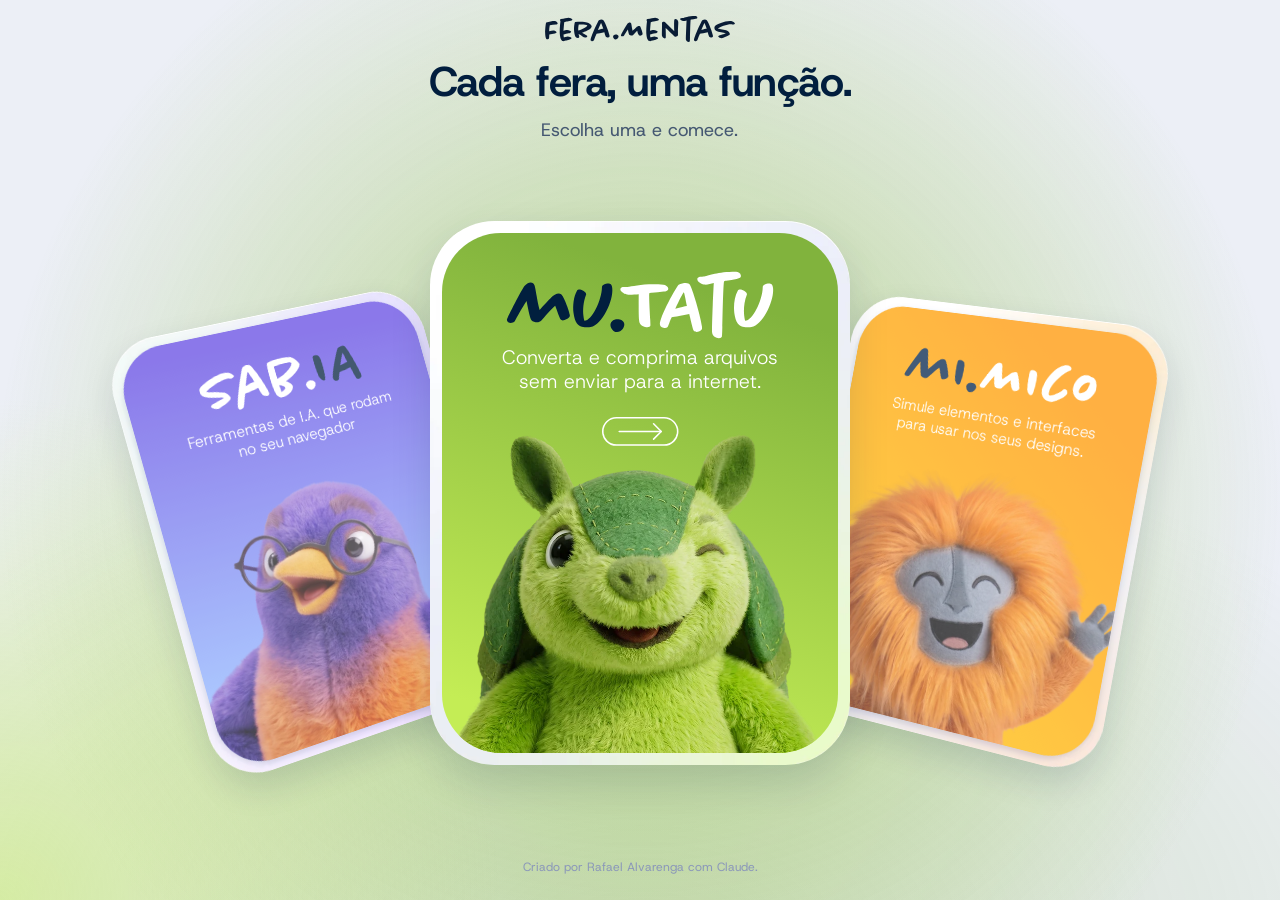
<file: index.html>
<!doctype html>
<html lang="pt-BR">
<head>
<meta charset="utf-8">
<meta name="viewport" content="width=device-width,initial-scale=1,viewport-fit=cover">
<title>Fera.mentas</title>
<meta name="description" content="Ferramentas que rodam no navegador, cada uma com seu bicho.">
<link rel="icon" href="data:image/svg+xml,%3Csvg xmlns='http://www.w3.org/2000/svg' viewBox='0 0 32 32'%3E%3Cdefs%3E%3ClinearGradient id='g' x1='0' y1='0' x2='1' y2='1'%3E%3Cstop offset='0' stop-color='%23A3D841'/%3E%3Cstop offset='1' stop-color='%231FBCCF'/%3E%3C/linearGradient%3E%3C/defs%3E%3Crect width='32' height='32' rx='9' fill='url(%23g)'/%3E%3C/svg%3E">
<link rel="stylesheet" href="hub.css">
</head>
<body>
<div class="aurora" aria-hidden="true"></div>
<div class="page">
  <header class="bar"><img class="logo" src="assets/logo.svg" alt="Fera.mentas" width="1866" height="260"></header>
  <section class="intro">
    <h1>Cada fera, uma função.</h1>
    <p>Escolha uma e comece.</p>
  </section>
  <main class="show">
    <section class="stage" tabindex="0" role="group" aria-roledescription="carrossel" aria-label="Ferramentas. Use as setas do teclado para girar.">
      <div class="track"></div>
    </section>
  </main>
  <footer class="credit"><p>Criado por Rafael Alvarenga com Claude.</p></footer>
  <p id="live" class="sr" aria-live="polite"></p>
</div>
<script src="ferramentas.js"></script>
<script src="hub.js"></script>
</body>
</html>
</file>
<file: hub.css>
@font-face{font-family:"Host Grotesk";src:url(assets/HostGrotesk.woff) format("woff");font-weight:300 800;font-display:swap}
@property --a{syntax:"<color>";inherits:true;initial-value:#A3D841}
@property --b{syntax:"<color>";inherits:true;initial-value:#1FBCCF}

:root{
  color-scheme:light;
  --bg:#ECEFF6;--ink:#011E3E;--slate:#455872;--cobalt:#1069C5;
  --glass-hi:rgba(255,255,255,.85);--stroke:rgba(1,30,62,.14);--edge:rgba(255,255,255,.92);
  --shadow:0 10px 30px rgba(1,30,62,.10),inset 0 1px 0 rgba(255,255,255,.95);
  --ease:cubic-bezier(.23,1,.32,1);
  --s2:8px;--s3:12px;--s4:16px;--s5:24px;--s6:32px;
  --faint:#8c99b9;
  --a:#A3D841;--b:#1FBCCF;
  transition:--a 700ms var(--ease),--b 700ms var(--ease);
}
*{box-sizing:border-box}
html{height:100%;-webkit-text-size-adjust:100%;scrollbar-width:none}
html::-webkit-scrollbar{display:none}
body{margin:0;min-height:100%;background:var(--bg);color:var(--ink);overflow-x:clip;
  font:400 14px/1.5 "Host Grotesk",system-ui,-apple-system,"Segoe UI",Roboto,Arial,sans-serif;-webkit-font-smoothing:antialiased}
::selection{background:rgba(16,105,197,.22);color:var(--ink)}
:focus-visible{outline:2px solid var(--cobalt);outline-offset:2px}
.stage:focus-visible{outline-offset:-6px;border-radius:22px}
.sr{position:absolute;width:1px;height:1px;overflow:hidden;clip:rect(0 0 0 0);white-space:nowrap}

/* Cor mora atrás: brilho central da ferramenta em foco e manchas nos cantos de baixo */
.aurora{position:fixed;inset:0;z-index:-1;pointer-events:none;background:
  radial-gradient(max(520px,56vw) max(520px,56vw) at 0% 100%,color-mix(in srgb,var(--b) 46%,transparent),transparent 70%),
  radial-gradient(max(420px,72vw) max(420px,72vw) at 50% 55%,color-mix(in srgb,var(--a) 46%,transparent),transparent 70%),
  radial-gradient(max(420px,72vw) max(420px,72vw) at 50% 55%,color-mix(in srgb,var(--b) 18%,transparent),transparent 70%),
  radial-gradient(max(560px,100vw) max(380px,60vw) at 50% 105%,color-mix(in srgb,var(--a) 26%,transparent),transparent 70%)}

.page{min-height:100dvh;display:flex;flex-direction:column;
  padding:env(safe-area-inset-top) env(safe-area-inset-right) env(safe-area-inset-bottom) env(safe-area-inset-left)}
.bar{display:flex;justify-content:center;padding:var(--s4) var(--s4) 0}
.logo{display:block;width:clamp(150px,44vw,190px);height:auto}

.intro{text-align:center;padding:18px var(--s4) 0;margin:0 auto}
h1{margin:0;font-size:clamp(1.7rem,6.6vw,2.6rem);line-height:1.08;font-weight:650;letter-spacing:-.02em;text-wrap:balance}
.intro p{margin:var(--s3) auto 0;max-width:46ch;color:var(--slate);font-size:clamp(15px,3.6vw,18px);text-wrap:balance}

.show{flex:1;display:flex;flex-direction:column;justify-content:center;min-width:0}
.stage{--w:clamp(200px,min(78vw,calc((100dvh - 262px)/1.295)),420px);flex:none;position:relative;display:grid;place-items:center;
  padding:var(--s4) 0;touch-action:pan-y;overflow-x:clip;
  -webkit-user-select:none;user-select:none;cursor:grab;outline:none}
.stage.drag{cursor:grabbing}
.track{position:relative;width:var(--w);height:calc(var(--w)*1.2946);perspective:calc(var(--w)*4.4);perspective-origin:50% 42%}

/* Card: moldura clara com uma peça de gradiente; logotipo e texto no alto, o bicho saindo por baixo.
   Medidas do desenho de 1920x1080 em fração da largura do card (w). */
.card{--tx:0;--ty:0;--r:0;--ry:0;--s:1;--o:1;--v:0;--z:10;
  position:absolute;inset:0;isolation:isolate;border-radius:calc(var(--w)*.15356);
  background-color:#E8ECF6;background-size:100% 100%;
  box-shadow:0 18px 40px rgba(1,30,62,.14),inset 0 1px 0 rgba(255,255,255,.9);
  transform:translate(calc(var(--tx)*var(--w)),calc(var(--ty)*var(--w))) rotate(calc(var(--r)*1deg)) rotateY(calc(var(--ry)*1deg)) scale(var(--s));
  transform-origin:50% 50%;backface-visibility:hidden;opacity:var(--o);z-index:var(--z);
  translate:0 var(--lift,0);transition:translate 200ms var(--ease);will-change:transform,opacity}
.card:not(.on):hover{--lift:-8px}
.card::after{content:"";position:absolute;inset:0;z-index:5;pointer-events:none;border-radius:inherit;background:#fff;opacity:var(--v)}

.face{position:absolute;inset:calc(var(--w)*.02802);overflow:hidden;border-radius:calc(var(--w)*.14039);background:var(--grad,#999)}
.titulo{position:absolute;z-index:2;margin:0;left:0;right:0;top:calc(var(--w)*.09231);height:calc(var(--w)*.15904);
  display:flex;align-items:center;justify-content:center}
.titulo img{display:block;width:calc(var(--w)*var(--nw,.6));height:auto;pointer-events:none;-webkit-user-drag:none}
.titulo.texto{color:#fff;font-size:clamp(20px,calc(var(--w)*.09),40px);font-weight:700;line-height:1.1}
.desc{position:absolute;z-index:2;left:0;right:0;top:calc(var(--w)*.27048);margin:0;text-align:center;color:#fff;font-weight:300;
  font-size:clamp(12.5px,calc(var(--w)*.04646),28px);line-height:1.2;white-space:pre-line}
.bicho{position:absolute;display:block;z-index:1;pointer-events:none;-webkit-user-drag:none}

/* Seta horizontal em outline, abaixo do texto: só no card em foco */
.go{position:absolute;z-index:6;top:calc(var(--w)*.46753);left:calc(50% - var(--w)*.09103);
  width:calc(var(--w)*.18205);height:calc(var(--w)*.06874);display:block;color:#fff;border-radius:999px;cursor:pointer;
  transition:background 160ms var(--ease),transform 160ms var(--ease),opacity 200ms var(--ease)}
.go::before{content:"";position:absolute;inset:-9px}
.go svg{display:block;width:100%;height:100%;overflow:visible}
.go:hover{background:rgba(255,255,255,.2)}
.go:active{transform:scale(.97)}
.go:focus-visible{outline:2px solid #fff;outline-offset:4px;box-shadow:0 0 0 6px rgba(1,30,62,.35)}
.go[aria-disabled="true"]{opacity:.55;cursor:default}
.card:not(.on) .go{opacity:0;pointer-events:none}

/* Crédito discreto */
.credit{padding:var(--s4) var(--s4) var(--s5);text-align:center}
.credit p{margin:0;font-size:12px;line-height:18px;color:var(--faint)}

.erro{margin:0;color:var(--slate);text-align:center}

/* Desktop: composição desenhada em 1920x1080 e escalada pela unidade --u (1 px do desenho) */
@media (min-width:900px) and (min-aspect-ratio:3/2){
  :root{--u:min(100vw/1920,100dvh/1080)}
  .aurora{background:radial-gradient(55.95vw 89.6vh at 0% 100%,color-mix(in srgb,var(--b) 46%,transparent),transparent 70%),
  radial-gradient(41.65vw 66.7vh at 50% 50%,color-mix(in srgb,var(--a) 46%,transparent),transparent 70%),
  radial-gradient(41.65vw 66.7vh at 50% 50%,color-mix(in srgb,var(--b) 18%,transparent),transparent 70%),
  radial-gradient(69.9vw 73.9vh at 50% 105.3%,color-mix(in srgb,var(--a) 26%,transparent),transparent 70%)}
  .page{display:block;position:relative;height:100dvh;overflow:hidden;padding:0}
  .bar{padding:calc(71.4*var(--u)) 0 0}
  .logo{width:calc(293.2*var(--u))}
  .intro{margin:calc(79*var(--u)) auto 0;padding:0}
  h1{font-size:calc(98.71*var(--u));line-height:1.08;white-space:nowrap;text-wrap:nowrap}
  .intro p{margin:calc(14.8*var(--u)) auto 0;max-width:none;font-size:calc(34.68*var(--u));line-height:1.5}
  .show{position:absolute;left:0;right:0;bottom:0;display:block;min-height:0}
  .stage{--w:calc(538.86*var(--u));display:block;position:relative;padding:0;overflow:hidden;height:calc(var(--w)*1.1906 + 24*var(--u))}
  .track{position:absolute;left:50%;margin-left:calc(var(--w)*-.5);bottom:calc(var(--w)*-.10404)}
  .credit{position:fixed;left:4.6px;bottom:6.5px;padding:0;writing-mode:vertical-rl;transform:rotate(180deg)}
  .credit p{letter-spacing:.04em}
}
@media (prefers-reduced-motion:reduce){
  :root,.card,.go{transition:none}
}
</file>
